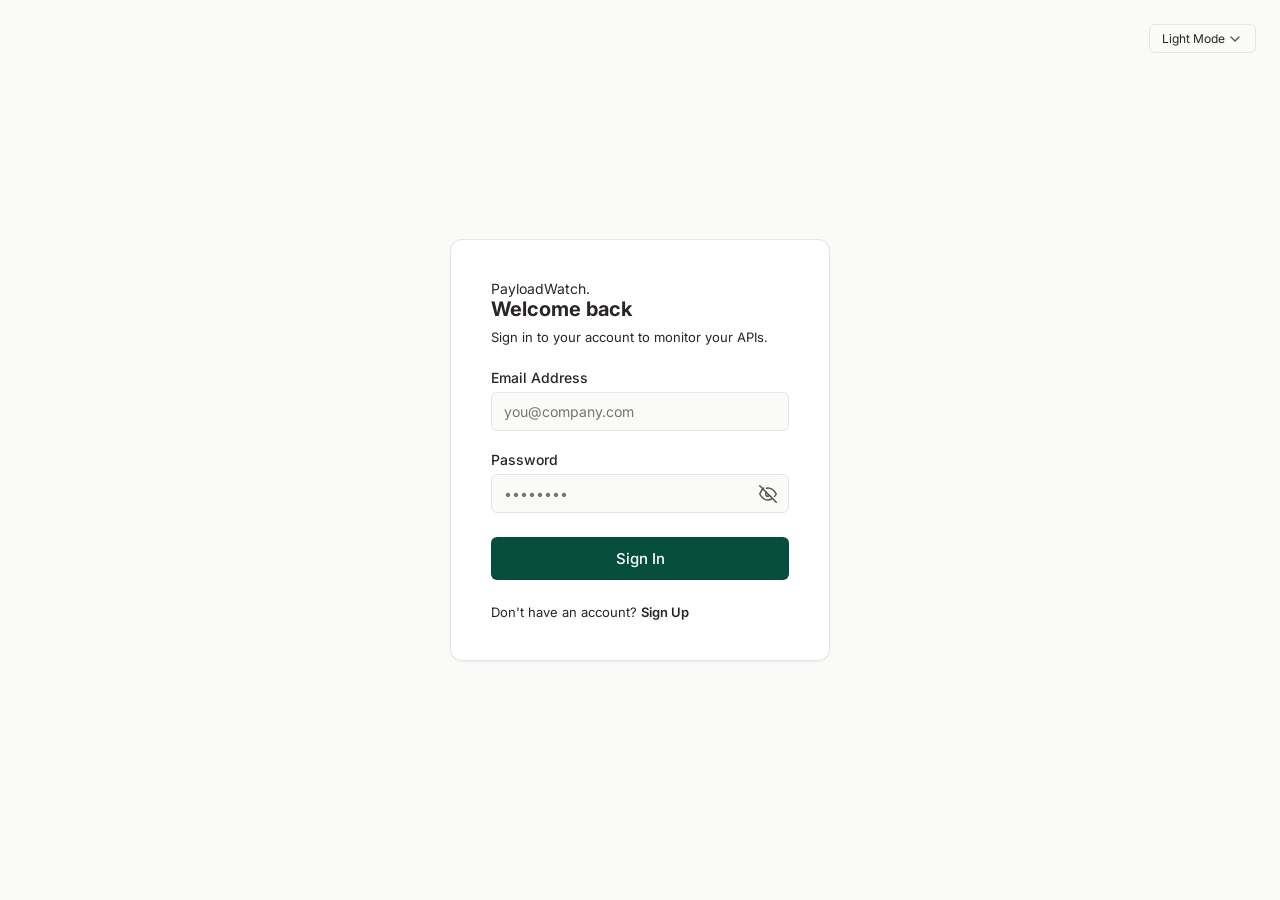
<file: src/main/resources/static/index.html>
<!DOCTYPE html>
<html lang="en">
<head>
    <meta charset="UTF-8">
    <meta name="viewport" content="width=device-width, initial-scale=1.0">
    <title>PayloadWatch | Dashboard</title>
    <link href="https://fonts.googleapis.com/css2?family=Inter:wght@400;500;600;700&display=swap" rel="stylesheet">
    <link rel="stylesheet" href="styles.css">
</head>
<body>
<div class="app-container">
    <aside class="sidebar">
        <div class="logo">PayloadWatch.</div>
        <nav>
            <ul>
                <li><a href="#" class="nav-link active" id="navDashboard">Dashboard</a></li>
                <li><a href="#" class="nav-link" id="navSettings">Settings</a></li>
            </ul>
        </nav>
        <a href="#" class="nav-link mt-auto" id="logoutBtn">Log Out</a>
    </aside>

    <main class="main-content">
        <header class="header">
            <h1>Monitors</h1>
            <button class="btn btn-primary" onclick="window.openMonitorModal()">+ Create Monitor</button>
        </header>

        <div class="container" id="dashboardView">
            <div class="empty-state" id="emptyState">
                <h2>No monitors configured</h2>
                <p>Start tracking your API endpoints to ensure maximum uptime.</p>
                <button class="btn btn-primary pulse-btn" onclick="window.openMonitorModal()">+ Create Your First Monitor</button>
            </div>

            <div class="card" id="tableCard" style="display: none;">
                <table class="table">
                    <thead>
                    <tr>
                        <th>Name</th>
                        <th>Target URL</th>
                        <th>Interval</th>
                        <th>Status</th>
                        <th>Activity</th>
                        <th style="text-align: right;">Actions</th>
                    </tr>
                    </thead>
                    <tbody id="monitorTableBody">
                    </tbody>
                </table>
            </div>
        </div>

        <div class="container" id="settingsView" style="display: none;">
            <div class="settings-layout">

                <aside class="settings-nav">
                    <button class="settings-tab active" data-target="pane-appearance">Appearance</button>
                    <button class="settings-tab" data-target="pane-alerting">Alerting</button>
                    <button class="settings-tab" data-target="pane-account">Account & Security</button>
                </aside>

                <div class="settings-content card">

                    <div class="settings-pane active" id="pane-appearance">
                        <h3 class="pane-title">Appearance & Preferences</h3>
                        <hr class="pane-divider">

                        <div class="form-group max-w-md">
                            <label class="form-label">Interface Theme</label>
                            <select id="themeSelect">
                                <option value="light">Light Mode</option>
                                <option value="dark">Dark Mode</option>
                            </select>
                        </div>
                    </div>

                    <div class="settings-pane" id="pane-alerting">
                        <h3 class="pane-title">Alerting Integrations</h3>
                        <hr class="pane-divider">

                        <div class="form-group flex-between" style="opacity: 0.5; pointer-events: none; position: relative;">
                            <div>
                                <label class="form-label mb-0" style="display: flex; align-items: center; gap: 8px;">
                                    Email Notifications
                                    <span class="plan-badge" style="font-size: 11px; padding: 2px 8px; background-color: var(--latency-warn); color: white; border: none;">Coming Soon</span>
                                </label>
                                <span class="text-muted text-sm">Receive an email immediately when a monitor fails.</span>
                            </div>
                            <label class="toggle-switch">
                                <input type="checkbox" id="emailAlertToggle" disabled>
                                <span class="slider" style="background-color: var(--border-color);"></span>
                            </label>
                        </div>
                    </div>

                    <div class="settings-pane" id="pane-account">
                        <h3 class="pane-title">Account & Security</h3>
                        <hr class="pane-divider">

                        <div class="form-group max-w-md">
                            <label class="form-label">Email Address</label>
                            <input type="email" id="settingEmail" value="" disabled class="disabled-input">
                        </div>

                        <div class="mt-xl pt-md border-top">
                            <h3 class="pane-subtitle mb-md">Change Password</h3>
                            <form id="changePasswordForm">
                                <div class="form-group max-w-md">
                                    <label class="form-label" for="currentPassword">Current Password</label>
                                    <input type="password" id="currentPassword" required placeholder="••••••••">
                                </div>
                                <div class="form-group max-w-md">
                                    <label class="form-label" for="newPassword">New Password</label>
                                    <input type="password" id="newPassword" required placeholder="••••••••">
                                </div>
                                <small id="changePasswordError" class="form-error"></small>
                                <button type="submit" class="btn btn-primary" id="changePasswordBtn">Update Password</button>
                            </form>
                        </div>
                    </div>

                </div>
            </div>
        </div>

    </main>
</div>

<div class="modal-overlay" id="monitorModal">
    <div class="modal">
        <header class="modal-header">
            <h3 id="modalTitle">Create Monitor</h3>
            <button class="close-btn" onclick="window.closeModals()">&times;</button>
        </header>
        <div class="modal-body">
            <form id="monitorForm">
                <input type="hidden" id="monitorId">
                <div class="form-group">
                    <label class="form-label">Name</label>
                    <input type="text" id="monitorName" required placeholder="e.g., Auth API">
                </div>
                <div class="form-group">
                    <label class="form-label">Endpoint</label>
                    <div style="display: flex; gap: 8px;">
                        <select id="monitorMethod" style="width: 100px; flex-shrink: 0;" required>
                            <option value="GET">GET</option>
                            <option value="POST">POST</option>
                            <option value="PUT">PUT</option>
                            <option value="PATCH">PATCH</option>
                            <option value="DELETE">DELETE</option>
                        </select>
                        <input type="url" id="monitorUrl" style="flex-grow: 1;" required placeholder="https://api.example.com">
                    </div>
                </div>
                <div class="form-group">
                    <label class="form-label">Ping Interval (minutes)</label>
                    <input type="number" id="monitorInterval" required min="1" value="5">
                </div>
                <div class="form-group">
                    <div style="display: flex; justify-content: space-between; align-items: center; margin-bottom: 8px;">
                        <label class="form-label mb-0">Expected Contracts</label>
                        <button type="button" class="btn btn-secondary btn-sm" id="addContractBtn" style="padding: 4px 8px; font-size: 11px;">+ Add Key</button>
                    </div>
                    <p class="text-muted text-sm mb-sm">Define the exact keys and data types your API must return to pass the health check.</p>

                    <div id="contractsContainer" style="display: flex; flex-direction: column; gap: 8px;">
                    </div>
                </div>
            </form>
        </div>
        <footer class="modal-footer">
            <button class="btn btn-secondary" onclick="window.closeModals()">Cancel</button>
            <button type="submit" form="monitorForm" class="btn btn-primary" id="saveMonitorBtn">Save Monitor</button>
        </footer>
    </div>
</div>

<div class="modal-overlay" id="historyModal">
    <div class="modal modal-wide">
        <header class="modal-header">
            <h3 id="historyModalTitle">Log History</h3>
            <button class="close-btn" onclick="window.closeModals()">&times;</button>
        </header>
        <div class="modal-body">
            <input type="hidden" id="currentMonitorId">
            <div class="filter-container" style="margin-bottom: 20px; display: flex; gap: 8px;">
                <span style="font-weight: 600; align-self: center; margin-right: 8px;">View History:</span>
                <button class="btn-range active" data-range="1h">Last 1h</button>
                <button class="btn-range" data-range="24h">Last 24h</button>
                <button class="btn-range" data-range="7d">Last 7d</button>
            </div>

            <table class="table">
                <thead>
                <tr>
                    <th>Timestamp</th>
                    <th>Status</th>
                    <th>Latency</th>
                </tr>
                </thead>
                <tbody id="historyTableBody"></tbody>
            </table>
        </div>
        <footer class="modal-footer">
            <button class="btn btn-secondary" onclick="window.closeModals()">Close</button>
        </footer>
    </div>
</div>

<div class="modal-overlay" id="deleteModal">
    <div class="modal" style="max-width: 400px;">
        <header class="modal-header">
            <h3>Confirm Deletion</h3>
            <button class="close-btn" onclick="window.closeModals()">&times;</button>
        </header>
        <div class="modal-body">
            <p>Are you sure you want to delete <strong id="deleteMonitorName"></strong>?</p>
            <p style="color: var(--status-down); margin-top: 10px; font-size: 13px;">All log history will be permanently lost.</p>
        </div>
        <footer class="modal-footer">
            <button class="btn btn-secondary" onclick="window.closeModals()">Cancel</button>
            <button class="btn btn-primary" style="background-color: var(--accent-terra);" id="confirmDeleteBtn">Yes, Delete</button>
        </footer>
    </div>
</div>

<div class="toast-container" id="toastContainer"></div>

<script src="api.js"></script>
<script src="dashboard.js"></script>
<script src="settings.js"></script>
</body>
</html>
</file>
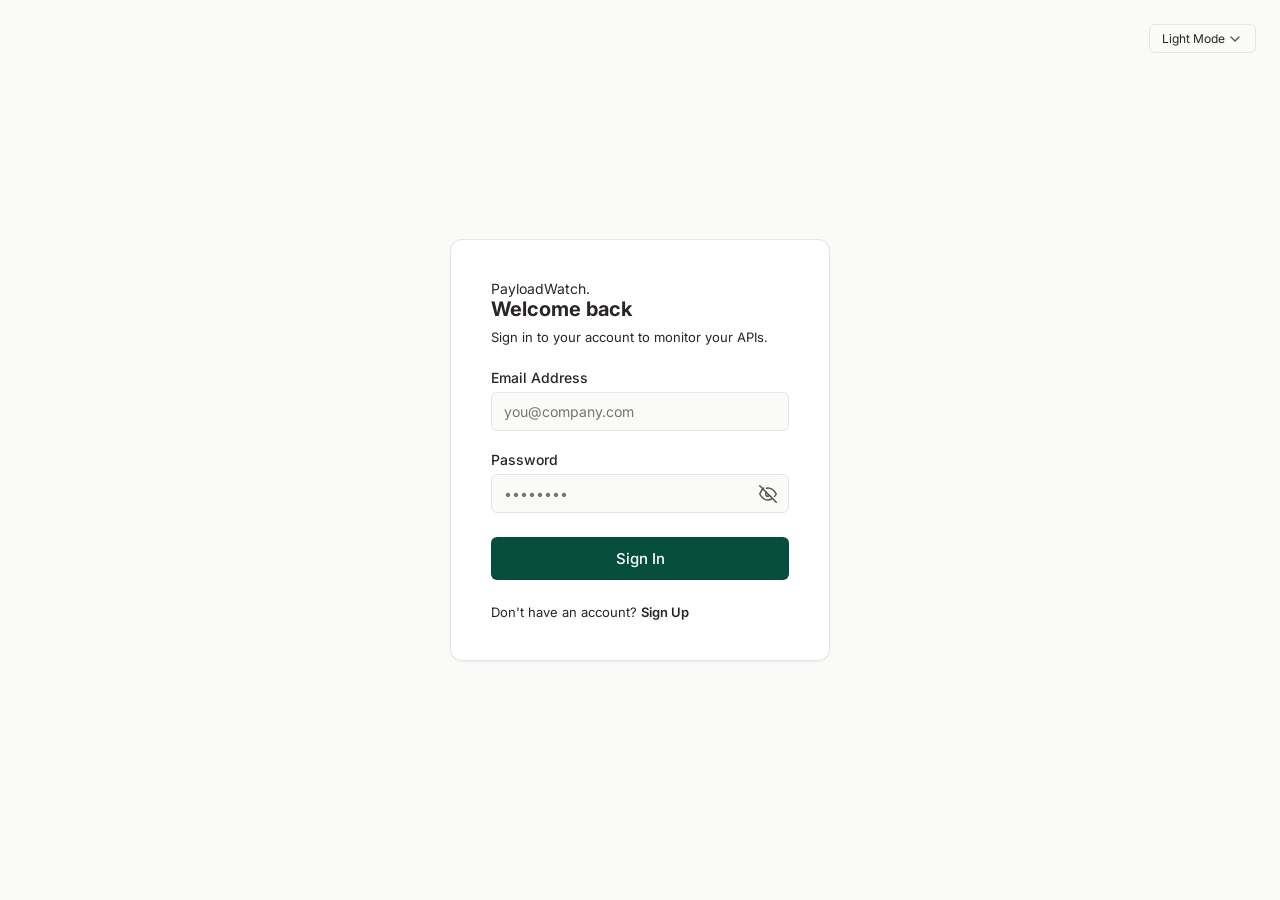
<file: src/main/resources/static/login.html>
<!DOCTYPE html>
<html lang="en">
<head>
    <meta charset="UTF-8">
    <meta name="viewport" content="width=device-width, initial-scale=1.0">
    <title>PayloadWatch | Sign In</title>
    <link href="https://fonts.googleapis.com/css2?family=Inter:wght@400;500;600;700&display=swap" rel="stylesheet">
    <link rel="stylesheet" href="styles.css">
</head>
<body class="auth-body">

<div style="position: absolute; top: 24px; right: 24px;">
    <select id="loginThemeSelect" style="padding: 6px 30px 6px 12px; font-size: 12px;">
        <option value="light">Light Mode</option>
        <option value="dark">Dark Mode</option>
    </select>
</div>

<div class="auth-wrapper">
    <div class="auth-card card">
        <div class="auth-logo">PayloadWatch.</div>
        <h2 style="margin-bottom: 8px; font-size: 20px;">Welcome back</h2>
        <p class="text-muted text-sm" style="margin-bottom: 24px;">Sign in to your account to monitor your APIs.</p>

        <form id="loginForm">
            <div class="form-group">
                <label class="form-label" for="email">Email Address</label>
                <input type="email" id="email" required placeholder="you@company.com">
                <small id="loginEmailError" class="field-error"></small>
            </div>

            <div class="form-group" style="margin-bottom: 24px;">
                <div class="flex-between">
                    <label class="form-label mb-0" for="password">Password</label>
<!--                    <a href="#" class="text-sm" style="color: var(&#45;&#45;primary-green); font-weight: 500;">Forgot password?</a>-->
                </div>
                <div class="password-input-wrapper" style="margin-top: 6px;">
                    <input type="password" id="password" required placeholder="••••••••">
                    <button type="button" id="toggleLoginPassword" class="password-toggle" aria-label="Show password" aria-pressed="false">
                        <svg class="eye-icon eye-open" viewBox="0 0 24 24" fill="none" stroke="currentColor" stroke-width="2" stroke-linecap="round" stroke-linejoin="round" aria-hidden="true">
                            <path d="M1 12s4-8 11-8 11 8 11 8-4 8-11 8-11-8-11-8z"></path>
                            <circle cx="12" cy="12" r="3"></circle>
                        </svg>
                        <svg class="eye-icon eye-closed is-hidden" viewBox="0 0 24 24" fill="none" stroke="currentColor" stroke-width="2" stroke-linecap="round" stroke-linejoin="round" aria-hidden="true">
                            <path d="M17.94 17.94A10.94 10.94 0 0 1 12 20C5 20 1 12 1 12a21.78 21.78 0 0 1 5.06-7.94"></path>
                            <path d="M9.9 4.24A10.94 10.94 0 0 1 12 4c7 0 11 8 11 8a21.77 21.77 0 0 1-2.16 3.19"></path>
                            <path d="M14.12 14.12a3 3 0 1 1-4.24-4.24"></path>
                            <line x1="1" y1="1" x2="23" y2="23"></line>
                        </svg>
                    </button>
                </div>
                <small id="loginPasswordError" class="field-error"></small>
            </div>

            <small id="loginFormError" class="form-error"></small>
            <button type="submit" class="btn btn-primary" id="loginBtn" style="width: 100%; padding: 12px; font-size: 15px;">Sign In</button>
        </form>

        <p class="text-center text-sm text-muted" style="margin-top: 24px;">
            Don't have an account? <a href="signup.html" style="color: var(--text-primary); font-weight: 600;">Sign Up</a>
        </p>
    </div>
</div>

<script src="login.js"></script>
</body>
</html>
</file>
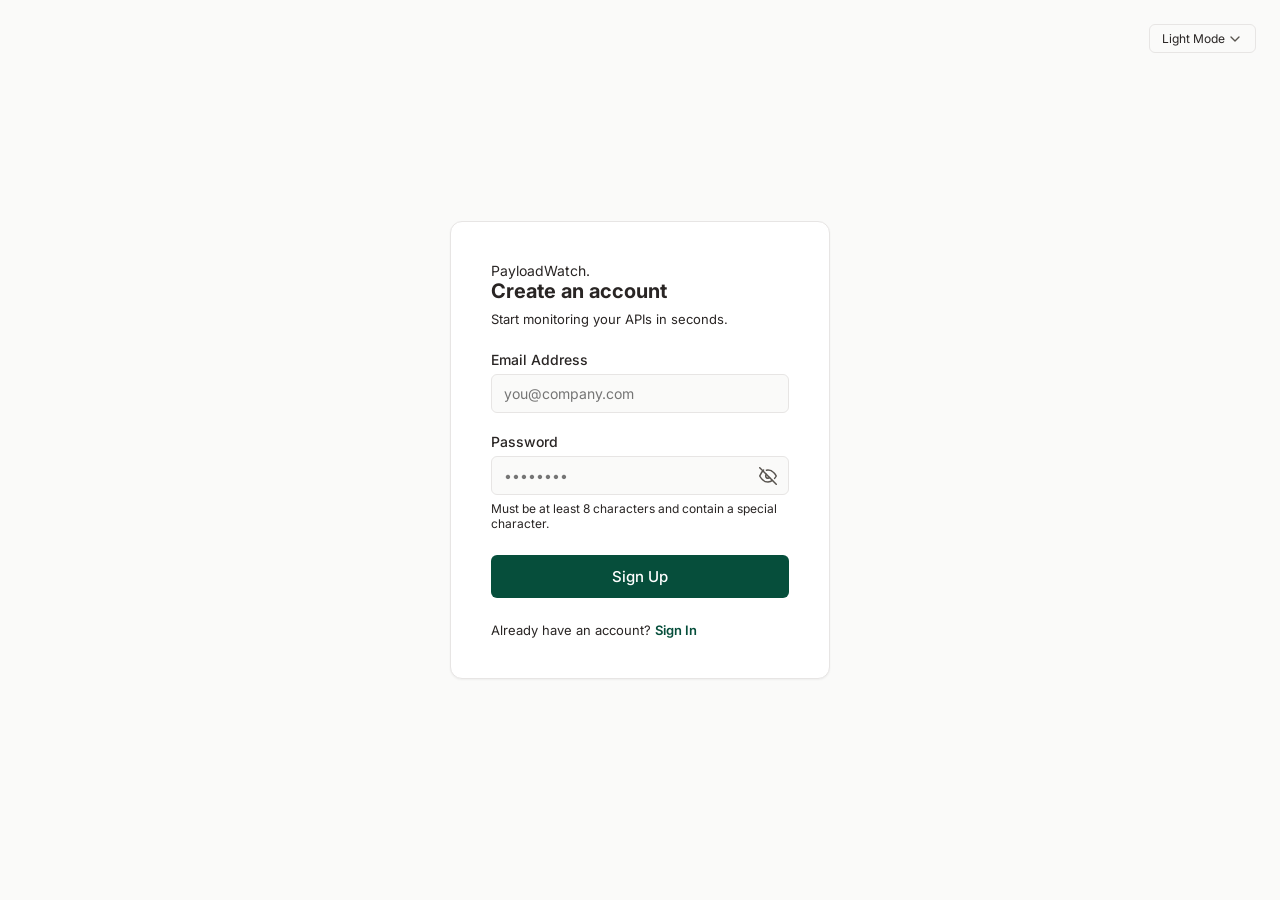
<file: src/main/resources/static/signup.html>
<!DOCTYPE html>
<html lang="en">
<head>
    <meta charset="UTF-8">
    <meta name="viewport" content="width=device-width, initial-scale=1.0">
    <title>PayloadWatch | Sign Up</title>
    <link href="https://fonts.googleapis.com/css2?family=Inter:wght@400;500;600;700&display=swap" rel="stylesheet">
    <link rel="stylesheet" href="styles.css">
</head>
<body class="auth-body">

<div style="position: absolute; top: 24px; right: 24px;">
    <select id="signupThemeSelect" style="padding: 6px 30px 6px 12px; font-size: 12px;">
        <option value="light">Light Mode</option>
        <option value="dark">Dark Mode</option>
    </select>
</div>

<div class="auth-wrapper">
    <div class="auth-card card">
        <div class="auth-logo">PayloadWatch.</div>
        <h2 style="margin-bottom: 8px; font-size: 20px;">Create an account</h2>
        <p class="text-muted text-sm" style="margin-bottom: 24px;">Start monitoring your APIs in seconds.</p>

        <form id="signupForm">
            <div class="form-group">
                <label class="form-label" for="signupEmail">Email Address</label>
                <input type="email" id="signupEmail" required placeholder="you@company.com">
                <small id="signupEmailError" class="field-error"></small>
            </div>

            <div class="form-group" style="margin-bottom: 24px;">
                <label class="form-label mb-0" for="signupPassword">Password</label>
                <div class="password-input-wrapper" style="margin-top: 6px;">
                    <input type="password" id="signupPassword" required placeholder="••••••••">
                    <button type="button" id="toggleSignupPassword" class="password-toggle" aria-label="Show password" aria-pressed="false">
                        <svg class="eye-icon eye-open" viewBox="0 0 24 24" fill="none" stroke="currentColor" stroke-width="2" stroke-linecap="round" stroke-linejoin="round" aria-hidden="true">
                            <path d="M1 12s4-8 11-8 11 8 11 8-4 8-11 8-11-8-11-8z"></path>
                            <circle cx="12" cy="12" r="3"></circle>
                        </svg>
                        <svg class="eye-icon eye-closed is-hidden" viewBox="0 0 24 24" fill="none" stroke="currentColor" stroke-width="2" stroke-linecap="round" stroke-linejoin="round" aria-hidden="true">
                            <path d="M17.94 17.94A10.94 10.94 0 0 1 12 20C5 20 1 12 1 12a21.78 21.78 0 0 1 5.06-7.94"></path>
                            <path d="M9.9 4.24A10.94 10.94 0 0 1 12 4c7 0 11 8 11 8a21.77 21.77 0 0 1-2.16 3.19"></path>
                            <path d="M14.12 14.12a3 3 0 1 1-4.24-4.24"></path>
                            <line x1="1" y1="1" x2="23" y2="23"></line>
                        </svg>
                    </button>
                </div>
                <small id="signupPasswordError" class="field-error"></small>
                <small class="text-muted" style="font-size: 12px; display: block; margin-top: 6px;">Must be at least 8 characters and contain a special character.</small>
            </div>

            <small id="signupFormError" class="form-error"></small>
            <button type="submit" class="btn btn-primary" id="signupBtn" style="width: 100%; padding: 12px; font-size: 15px;">Sign Up</button>
        </form>

        <p class="text-center text-sm text-muted" style="margin-top: 24px;">
            Already have an account? <a href="login.html" style="color: var(--primary-green); font-weight: 600;">Sign In</a>
        </p>
    </div>
</div>

<script src="signup.js"></script>
</body>
</html>
</file>
<file: src/main/resources/static/styles.css>
/* =========================================
   1. Design Tokens (Earthy Tech Palette)
   ========================================= */
:root {
    /* Backgrounds */
    --bg-body: #FAFAF9; /* Warm off-white */
    --bg-panel: #FFFFFF; /* Crisp white for depth */
    --bg-sidebar: #292524; /* Deep Espresso */

    /* Text */
    --text-primary: #292524; /* Deep Espresso */
    --text-secondary: #57534E; /* Warm Gray */
    --text-muted: #A8A29E;
    --text-inverse: #FAFAF9;

    /* Accents & Status */
    --primary-green: #064E3B; /* Forest Green */
    --primary-green-hover: #065F46;
    --accent-terra: #9A3412; /* Terracotta */
    --accent-terra-hover: #7C2D12;
    --status-up: #65A30D; /* Muted Sage */
    --status-down: #DC2626; /* Burnt Rust Red */
    --latency-warn: #D97706; /* Earthy Amber */

    /* UI Elements */
    --border-color: #E7E5E4;
    --shadow-sm: 0 1px 2px 0 rgba(0, 0, 0, 0.05);
    --shadow-lg: 0 10px 15px -3px rgba(41, 37, 36, 0.1);
}

/* =========================================
   2. Base & Typography
   ========================================= */
* { box-sizing: border-box; margin: 0; padding: 0; }
body { font-family: 'Inter', sans-serif; font-size: 14px; color: var(--text-primary); background-color: var(--bg-body); -webkit-font-smoothing: antialiased; }
a { text-decoration: none; color: inherit; }
button { border: none; cursor: pointer; font-family: inherit; transition: 0.2s ease; }
ul { list-style: none; }

/* =========================================
   3. Layout Structure
   ========================================= */
.app-container { display: flex; height: 100vh; overflow: hidden; }

.sidebar { width: 260px; background-color: var(--bg-sidebar); color: var(--text-inverse); display: flex; flex-direction: column; padding: 32px 24px; flex-shrink: 0; }
.logo { font-size: 20px; font-weight: 700; margin-bottom: 48px; letter-spacing: -0.5px; }
.nav-link { display: block; padding: 12px 16px; border-radius: 6px; color: var(--text-muted); font-weight: 500; margin-bottom: 8px; transition: 0.2s; }
.nav-link:hover, .nav-link.active { background-color: rgba(250, 250, 249, 0.1); color: var(--text-inverse); }
.mt-auto { margin-top: auto; }

.main-content { flex: 1; display: flex; flex-direction: column; overflow-y: auto; }
.header { background-color: var(--bg-panel); padding: 24px 40px; border-bottom: 1px solid var(--border-color); display: flex; justify-content: space-between; align-items: center; }
.header h1 { font-size: 24px; font-weight: 600; }
.container { padding: 40px; max-width: 1200px; margin: 0 auto; width: 100%; }

/* =========================================
   4. UI Components (Buttons, Forms, Tables)
   ========================================= */
.btn { padding: 10px 20px; border-radius: 6px; font-weight: 500; font-size: 14px; }
.btn-primary { background-color: var(--primary-green); color: var(--bg-panel); }
.btn-primary:hover:not(:disabled) { background-color: var(--primary-green-hover); }
.btn-primary:disabled { opacity: 0.7; cursor: not-allowed; }
.btn-secondary { background-color: var(--bg-panel); border: 1px solid var(--border-color); color: var(--text-primary); }
.btn-secondary:hover { background-color: var(--bg-body); }
.btn-danger { background-color: var(--bg-panel); border: 1px solid #FCA5A5; color: var(--status-down); padding: 6px 12px; }
.btn-danger:hover { background-color: #FEF2F2; }

.card { background-color: var(--bg-panel); border: 1px solid var(--border-color); border-radius: 12px; box-shadow: var(--shadow-sm); overflow: hidden; }

.table { width: 100%; border-collapse: collapse; text-align: left; }
.table th { padding: 16px 24px; font-weight: 500; color: var(--text-secondary); border-bottom: 1px solid var(--border-color); background: #F5F5F4; }
.table td { padding: 16px 24px; border-bottom: 1px solid var(--border-color); }
.table tr:last-child td { border-bottom: none; }
.table tr:hover { background-color: var(--bg-body); }
.cell-actions { text-align: right; display: flex; gap: 8px; justify-content: flex-end; }

.status-dot { display: inline-block; width: 8px; height: 8px; border-radius: 50%; margin-right: 8px; }
.up { background-color: var(--status-up); }
.down { background-color: var(--status-down); }

input, textarea { width: 100%; padding: 10px 12px; border: 1px solid var(--border-color); border-radius: 6px; font-family: inherit; font-size: 14px; color: var(--text-primary); background-color: var(--bg-body); transition: border-color 0.2s; }
input:focus, textarea:focus { outline: none; border-color: var(--primary-green); box-shadow: 0 0 0 3px rgba(6, 78, 59, 0.1); }
input.error, textarea.error { border-color: var(--status-down); }
.form-group { margin-bottom: 20px; }
.form-label { display: block; margin-bottom: 6px; font-weight: 500; }
.json-error-msg { color: var(--status-down); font-size: 12px; margin-top: 4px; display: none; }

/* =========================================
   5. Empty State & Skeleton Loaders
   ========================================= */
.empty-state { text-align: center; padding: 80px 20px; display: none; }
.empty-state h2 { font-size: 20px; margin-bottom: 8px; }
.empty-state p { color: var(--text-secondary); margin-bottom: 24px; }
.pulse-btn { animation: pulse 2s infinite; }
@keyframes pulse { 0% { box-shadow: 0 0 0 0 rgba(6, 78, 59, 0.4); } 70% { box-shadow: 0 0 0 10px rgba(6, 78, 59, 0); } 100% { box-shadow: 0 0 0 0 rgba(6, 78, 59, 0); } }

.skeleton { background: linear-gradient(90deg, #E7E5E4 25%, #F5F5F4 50%, #E7E5E4 75%); background-size: 200% 100%; animation: shimmer 1.5s infinite; height: 20px; border-radius: 4px; }
@keyframes shimmer { 0% { background-position: 200% 0; } 100% { background-position: -200% 0; } }

/* =========================================
   6. Modals & Toasts
   ========================================= */
.modal-overlay { position: fixed; inset: 0; background-color: rgba(41, 37, 36, 0.6); backdrop-filter: blur(2px); display: none; justify-content: center; align-items: center; z-index: 50; opacity: 0; transition: opacity 0.2s; }
.modal-overlay.active { display: flex; opacity: 1; }
.modal { background-color: var(--bg-panel); width: 100%; max-width: 500px; border-radius: 12px; box-shadow: var(--shadow-lg); transform: translateY(20px); transition: transform 0.2s; }
.modal-overlay.active .modal { transform: translateY(0); }
.modal-wide { max-width: 700px; }
.modal-header { padding: 20px 24px; border-bottom: 1px solid var(--border-color); display: flex; justify-content: space-between; align-items: center; }
.modal-body { padding: 24px; max-height: 70vh; overflow-y: auto; }
.modal-footer { padding: 16px 24px; border-top: 1px solid var(--border-color); background-color: #F5F5F4; display: flex; justify-content: flex-end; gap: 12px; border-radius: 0 0 12px 12px; }
.close-btn { background: transparent; font-size: 24px; color: var(--text-muted); }
.close-btn:hover { color: var(--text-primary); }

.toast-container { position: fixed; bottom: 24px; right: 24px; z-index: 100; display: flex; flex-direction: column; gap: 10px; }
.toast { padding: 16px 20px; border-radius: 8px; color: white; font-weight: 500; box-shadow: var(--shadow-lg); transform: translateX(100%); opacity: 0; transition: all 0.3s cubic-bezier(0.16, 1, 0.3, 1); }
.toast.show { transform: translateX(0); opacity: 1; }
.toast.success { background-color: var(--status-up); }
.toast.error { background-color: var(--status-down); }

#chart-container { height: 200px; background-color: var(--bg-body); border: 1px dashed var(--border-color); border-radius: 8px; margin-bottom: 24px; display: flex; align-items: center; justify-content: center; color: var(--text-muted); }

/* Filter Chips for History Modal */
.btn-range {
    padding: 6px 14px;
    border-radius: 20px; /* Makes them pill-shaped */
    border: 1px solid var(--border-color);
    background-color: var(--bg-panel);
    font-size: 12px;
    font-weight: 600;
    color: var(--text-secondary);
    transition: all 0.2s ease;
}

.btn-range:hover {
    background-color: var(--bg-body);
    border-color: var(--text-muted);
}

.btn-range.active {
    background-color: var(--primary-green);
    color: var(--bg-panel);
    border-color: var(--primary-green);
}

/* =========================================
   7. Deep Earth Dark Mode
   ========================================= */
body.dark-mode {
    --bg-body: #1C1917; /* Deep Charcoal */
    --bg-panel: #292524; /* Warm Dark Gray */
    --text-primary: #F5F5F4; /* Soft Off-white */
    --text-secondary: #D6D3D1;
    --text-muted: #78716C;
    --border-color: #44403C;
    --shadow-sm: 0 1px 2px 0 rgba(0, 0, 0, 0.5);
    --shadow-lg: 0 10px 15px -3px rgba(0, 0, 0, 0.5);

    /* --- NEW: Vibrant Emerald Overrides --- */
    --primary-green: #10B981; /* Vibrant Emerald Green */
    --primary-green-hover: #34D399; /* Lighter Emerald for hover state */
}

/* Perfect contrast for the new bright buttons */
body.dark-mode .btn-primary {
    color: #1C1917; /* Deep Charcoal text on bright green */
    font-weight: 700;
}

body { transition: background-color 0.3s ease, color 0.3s ease; }
.card, .modal { transition: background-color 0.3s ease, border-color 0.3s ease; }

/* =========================================
   8. Settings SPA Layout
   ========================================= */
.settings-layout { display: flex; gap: 40px; align-items: flex-start; }

.settings-nav { display: flex; flex-direction: column; width: 220px; flex-shrink: 0; }
.settings-tab { text-align: left; padding: 12px 16px; background: transparent; color: var(--text-secondary); font-weight: 500; font-size: 14px; border-radius: 6px; margin-bottom: 4px; border: 1px solid transparent; }
.settings-tab:hover { background-color: rgba(154, 52, 18, 0.05); color: var(--text-primary); }
.settings-tab.active { background-color: var(--bg-panel); color: var(--primary-green); border-color: var(--border-color); box-shadow: var(--shadow-sm); font-weight: 600; }

/* Brighten the green tab in dark mode so it pops */
body.dark-mode .settings-tab.active {
    color: #10B981; /* Vibrant Emerald Green */
    background-color: var(--bg-body); /* Adds subtle depth */
}

.settings-content { flex-grow: 1; padding: 32px 40px; min-height: 500px; }
.settings-pane { display: none; animation: fadeIn 0.3s ease; }
.settings-pane.active { display: block; }
@keyframes fadeIn { from { opacity: 0; transform: translateY(5px); } to { opacity: 1; transform: translateY(0); } }

/* Settings Utilities */
.pane-title { font-size: 18px; font-weight: 600; margin-bottom: 16px; }
.pane-subtitle { font-size: 15px; font-weight: 600; color: var(--text-primary); }
.pane-divider { border: 0; border-top: 1px solid var(--border-color); margin-bottom: 24px; }
.max-w-md { max-width: 400px; }
.flex-between { display: flex; justify-content: space-between; align-items: center; }
.flex-row { display: flex; align-items: center; }
.gap-sm { gap: 12px; }
.mb-0 { margin-bottom: 0 !important; }
.mb-sm { margin-bottom: 8px; }
.mb-md { margin-bottom: 16px; }
.mt-sm { margin-top: 8px; }
.mt-xl { margin-top: 32px; }
.text-sm { font-size: 13px; }
.font-bold { font-weight: 600; }
.block { display: block; }
.border-top { border-top: 1px solid var(--border-color); }
.pt-md { padding-top: 16px; }

/* Read Only / Disabled Inputs */
.disabled-input { background-color: rgba(0,0,0,0.02); color: var(--text-muted); cursor: not-allowed; }
body.dark-mode .disabled-input { background-color: rgba(255,255,255,0.02); }

/* API Key Box */
.api-key-box { border: 1px dashed var(--border-color); border-radius: 6px; padding: 20px; display: flex; justify-content: space-between; align-items: center; background-color: var(--bg-body); }
.btn-sm { padding: 6px 12px; font-size: 12px; }

/* Plan Badge & Progress Bar */
.plan-badge { display: inline-block; background-color: rgba(6, 78, 59, 0.1); color: var(--primary-green); padding: 6px 14px; border-radius: 20px; font-weight: 600; font-size: 13px; border: 1px solid rgba(6, 78, 59, 0.2); }
body.dark-mode .plan-badge { background-color: rgba(16, 185, 129, 0.1); color: #10B981; border-color: rgba(16, 185, 129, 0.2); }

.progress-container { width: 100%; height: 8px; background-color: var(--border-color); border-radius: 4px; overflow: hidden; }
.progress-fill { height: 100%; background-color: var(--primary-green); border-radius: 4px; transition: width 0.5s ease; }

/* Custom CSS Toggle Switch */
.toggle-switch { position: relative; display: inline-block; width: 44px; height: 24px; flex-shrink: 0; }
.toggle-switch input { opacity: 0; width: 0; height: 0; }
.slider { position: absolute; cursor: pointer; top: 0; left: 0; right: 0; bottom: 0; background-color: var(--border-color); transition: .3s; border-radius: 24px; }
.slider:before { position: absolute; content: ""; height: 18px; width: 18px; left: 3px; bottom: 3px; background-color: var(--bg-panel); transition: .3s; border-radius: 50%; box-shadow: 0 1px 3px rgba(0,0,0,0.2); }
input:checked + .slider { background-color: var(--primary-green); }
input:checked + .slider:before { transform: translateX(20px); }

/* =========================================
   9. Custom Selectors (Overrides Browser Defaults)
   ========================================= */
select {
    appearance: none;
    -webkit-appearance: none;
    -moz-appearance: none;
    width: 100%;
    padding: 10px 40px 10px 12px; /* Space for the custom arrow */
    font-family: 'Inter', sans-serif;
    font-size: 14px;
    color: var(--text-primary);
    background-color: var(--bg-body);
    border: 1px solid var(--border-color);
    border-radius: 6px;
    cursor: pointer;
    /* Custom SVG Chevron Arrow */
    background-image: url("data:image/svg+xml,%3Csvg xmlns='http://www.w3.org/2000/svg' width='16' height='16' viewBox='0 0 24 24' fill='none' stroke='%2357534E' stroke-width='2' stroke-linecap='round' stroke-linejoin='round'%3E%3Cpolyline points='6 9 12 15 18 9'%3E%3C/polyline%3E%3C/svg%3E");
    background-repeat: no-repeat;
    background-position: right 12px center;
    transition: all 0.2s ease;
}

/* Custom Focus Ring (Removes the default blue) */
select:focus {
    outline: none;
    border-color: var(--primary-green);
    box-shadow: 0 0 0 3px rgba(6, 78, 59, 0.1);
}

/* Fix Firefox focus outline issue */
select:-moz-focusring {
    color: transparent;
    text-shadow: 0 0 0 var(--text-primary);
}

/* Dark Mode Select Overrides */
body.dark-mode select {
    background-color: var(--bg-panel);
    color: #F5F5F4; /* Forces bright off-white text so you can actually read it */
    border-color: var(--border-color);
    /* Lighter SVG Chevron */
    background-image: url("data:image/svg+xml,%3Csvg xmlns='http://www.w3.org/2000/svg' width='16' height='16' viewBox='0 0 24 24' fill='none' stroke='%23D6D3D1' stroke-width='2' stroke-linecap='round' stroke-linejoin='round'%3E%3Cpolyline points='6 9 12 15 18 9'%3E%3C/polyline%3E%3C/svg%3E");
}

body.dark-mode select:focus {
    border-color: #10B981; /* Vibrant green border for dark mode */
    box-shadow: 0 0 0 3px rgba(16, 185, 129, 0.2);
}

/* =========================================
   10. Dark Mode Fixes
   ========================================= */
body.dark-mode .table th {
    /* Replaces the harsh white with a deep charcoal */
    background-color: #1C1917;
    border-bottom: 1px solid var(--border-color);
}

/* =========================================
   11. Authentication Layout (Login Page)
   ========================================= */
.auth-body {
    display: flex;
    justify-content: center;
    align-items: center;
    min-height: 100vh;
    background-color: var(--bg-body);
}

.auth-wrapper {
    width: 100%;
    max-width: 420px;
    padding: 20px;
    animation: fadeIn 0.4s ease;
}

.auth-card {
    padding: 40px;
}

.password-input-wrapper {
    position: relative;
}

.password-input-wrapper input {
    padding-right: 42px;
}

.password-toggle {
    position: absolute;
    top: 50%;
    right: 10px;
    transform: translateY(-50%);
    background: transparent;
    color: var(--text-secondary);
    padding: 2px;
    border-radius: 4px;
}

.password-toggle:hover {
    color: var(--text-primary);
}

.password-toggle:focus-visible {
    outline: 2px solid var(--primary-green);
    outline-offset: 2px;
}

.eye-icon {
    width: 18px;
    height: 18px;
    display: block;
}

.is-hidden {
    display: none;
}

.field-error,
.form-error,
.form-success {
    font-size: 12px;
    line-height: 1.3;
    margin-top: 6px;
    display: none;
}

.field-error,
.form-error {
    color: var(--status-down);
}

.form-success {
    color: var(--status-up);
    margin-bottom: 12px;
}

.form-error {
    margin-bottom: 12px;
}

.field-error.show,
.form-error.show,
.form-success.show {
    display: block;
}

/* =========================================
   12. HTTP Method Badges
   ========================================= */
.method-badge {
    font-size: 11px;
    font-weight: 700;
    padding: 3px 6px;
    border-radius: 4px;
    margin-right: 8px;
    font-family: monospace;
    display: inline-block;
    min-width: 45px;
    text-align: center;
}

/* Color Coding */
.method-GET { background-color: rgba(16, 185, 129, 0.1); color: #10B981; }
.method-POST { background-color: rgba(59, 130, 246, 0.1); color: #3B82F6; } /* Blue */
.method-PUT { background-color: rgba(245, 158, 11, 0.1); color: #F59E0B; } /* Amber */
.method-DELETE { background-color: rgba(239, 68, 68, 0.1); color: #EF4444; } /* Red */
.method-PATCH { background-color: rgba(139, 92, 246, 0.1); color: #8B5CF6; } /* Purple *//* Activity Toggle Button */
.btn-activity {
    padding: 6px 12px;
    border-radius: 20px;
    font-size: 12px;
    font-weight: 600;
    transition: all 0.2s ease;
    border: 1px solid transparent;
}
.btn-activity.active {
    background-color: rgba(101, 163, 13, 0.1);
    color: var(--status-up);
    border-color: rgba(101, 163, 13, 0.2);
}
.btn-activity.inactive {
    background-color: var(--bg-body);
    color: var(--text-muted);
    border-color: var(--border-color);
}
.btn-activity.active:hover {
    background-color: rgba(101, 163, 13, 0.2);
}
.btn-activity.inactive:hover {
    background-color: #E7E5E4;
}
body.dark-mode .btn-activity.active {
    background-color: rgba(101, 163, 13, 0.15);
}
body.dark-mode .btn-activity.inactive {
    background-color: var(--bg-sidebar);
}
body.dark-mode .btn-activity.inactive:hover {
    background-color: #3f3f46;
}

/* =========================================
   13. Responsive Design (Mobile / Tablet)
   ========================================= */
@media (max-width: 768px) {
    /* Layout Switch */
    .app-container { flex-direction: column; height: 100vh; overflow-y: auto; }
    .sidebar { width: 100%; padding: 16px; flex-direction: row; flex-wrap: wrap; height: auto; }
    .logo { margin-bottom: 0; margin-right: auto; flex: 1; }
    .sidebar nav { width: 100%; margin-top: 12px; order: 3; }
    .sidebar nav ul { display: flex; gap: 8px; justify-content: space-around; overflow-x: auto; padding-bottom: 4px; }
    .nav-link { margin-bottom: 0; white-space: nowrap; text-align: center; font-size: 13px; }
    #logoutBtn { margin-top: auto; padding: 6px 12px; border: 1px solid rgba(255,255,255,0.2); }

    /* Content Switch */
    .main-content { overflow-y: visible; flex: none; height: auto; min-height: 100%; }
    .header { padding: 20px 16px; flex-direction: row; flex-wrap: wrap; align-items: center; justify-content: space-between; }
    .header h1 { font-size: 20px; }

    /* Containers & Spacing */
    .container { padding: 16px; }

    /* Responsive Data Tables */
    .card { overflow-x: auto; }
    .table { width: 100%; min-width: 700px; /* Force scroll on small screens rather than squishing data */ }

    /* Modal Adjustment */
    .modal { width: 95%; max-width: none; margin: 20px auto; }
    .modal-body { padding: 16px; }

    /* Settings Layout */
    .settings-layout { flex-direction: column; }
    .settings-nav { width: 100%; flex-direction: row; overflow-x: auto; border-right: none; border-bottom: 1px solid var(--border-color); padding-bottom: 8px; margin-bottom: 16px; gap: 8px; }
    .settings-tab { flex: 0 0 auto; text-align: center; }
    .settings-content { padding: 16px; }

    /* Settings Form Wraps */
    .form-group.flex-between { flex-direction: column; align-items: flex-start; gap: 16px; }
    .form-group.flex-between .toggle-switch { align-self: flex-start; }
}
</file>
